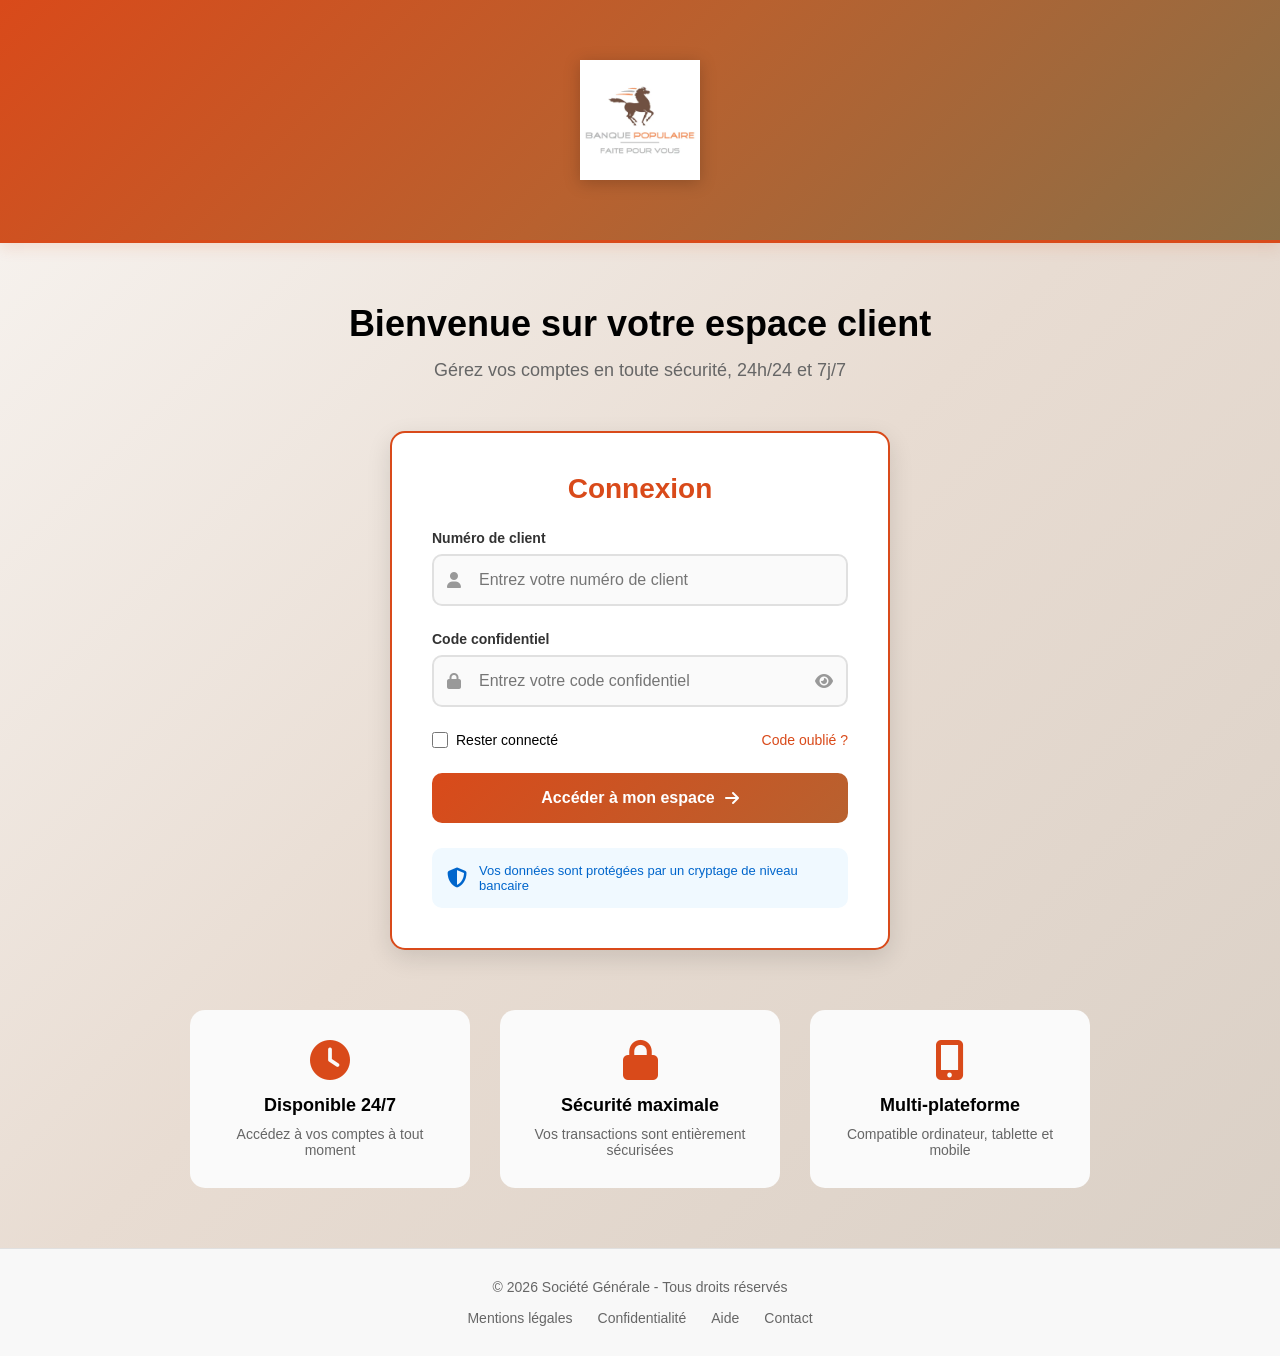
<file: index.html>
<!DOCTYPE html>
<html lang="fr">
<head>
    <meta charset="UTF-8">
    <meta name="viewport" content="width=device-width, initial-scale=1.0">
    <title>Banque Populaire - Connexion Sécurisée</title>
    <link rel="stylesheet" href="styles/login.css">
    <link rel="stylesheet" href="https://cdnjs.cloudflare.com/ajax/libs/font-awesome/6.4.0/css/all.min.css">
</head>
<body>
    <div class="login-container-new">
        <div class="login-header">
            <img src="assets/images/banque.webp" alt="Banque Populaire" class="sg-logo-large">
        </div>
        
        <div class="login-content">
            <div class="welcome-text">
                <h1>Bienvenue sur votre espace client</h1>
                <p>Gérez vos comptes en toute sécurité, 24h/24 et 7j/7</p>
            </div>
            
            <div class="login-card">
                <h2>Connexion</h2>
                
                <div id="error-message" class="error-message" style="display: none;">
                    <i class="fas fa-exclamation-circle"></i>
                    <span id="error-text"></span>
                </div>
                
                <form id="login-form">
                    <div class="form-group">
                        <label for="username">Numéro de client</label>
                        <div class="input-wrapper">
                            <i class="fas fa-user"></i>
                            <input type="text" id="username" placeholder="Entrez votre numéro de client" required>
                        </div>
                    </div>
                    
                    <div class="form-group">
                        <label for="password">Code confidentiel</label>
                        <div class="input-wrapper">
                            <i class="fas fa-lock"></i>
                            <input type="password" id="password" placeholder="Entrez votre code confidentiel" required>
                            <i class="fas fa-eye toggle-password" id="toggle-password"></i>
                        </div>
                    </div>
                    
                    <div class="form-options">
                        <label class="checkbox-container">
                            <input type="checkbox" id="remember-me">
                            <span>Rester connecté</span>
                        </label>
                        <a href="#" class="forgot-link">Code oublié ?</a>
                    </div>
                    
                    <button type="submit" class="btn-primary">
                        <span>Accéder à mon espace</span>
                        <i class="fas fa-arrow-right"></i>
                    </button>
                </form>
                
                <div class="security-info">
                    <i class="fas fa-shield-alt"></i>
                    <p>Vos données sont protégées par un cryptage de niveau bancaire</p>
                </div>
            </div>
            
            <div class="features-grid">
                <div class="feature-item">
                    <i class="fas fa-clock"></i>
                    <h3>Disponible 24/7</h3>
                    <p>Accédez à vos comptes à tout moment</p>
                </div>
                <div class="feature-item">
                    <i class="fas fa-lock"></i>
                    <h3>Sécurité maximale</h3>
                    <p>Vos transactions sont entièrement sécurisées</p>
                </div>
                <div class="feature-item">
                    <i class="fas fa-mobile-alt"></i>
                    <h3>Multi-plateforme</h3>
                    <p>Compatible ordinateur, tablette et mobile</p>
                </div>
            </div>
        </div>
        
        <div class="login-footer">
            <p>&copy; 2026 Société Générale - Tous droits réservés</p>
            <div class="footer-links">
                <a href="#">Mentions légales</a>
                <a href="#">Confidentialité</a>
                <a href="#">Aide</a>
                <a href="#">Contact</a>
            </div>
        </div>
    </div>
    
    <script src="scripts/login.js"></script>
</body>
</html>
</file>
<file: styles/login.css>
* {
    margin: 0;
    padding: 0;
    box-sizing: border-box;
}

body {
    font-family: 'Segoe UI', Tahoma, Geneva, Verdana, sans-serif;
    background: #ffffff;
    min-height: 100vh;
}

.login-container-new {
    min-height: 100vh;
    display: flex;
    flex-direction: column;
    background: linear-gradient(135deg, #f9f6f3 0%, #e8dcd2 50%, #d9cfc5 100%);
}

.login-header {
    padding: 60px 40px;
    text-align: center;
    background: linear-gradient(135deg, #d94a1a 0%, #b8612f 50%, #8b6f47 100%);
    border-bottom: 3px solid #d94a1a;
    box-shadow: 0 4px 15px rgba(217, 74, 26, 0.15);
}

.sg-logo-large {
    height: 120px;
    width: auto;
    max-width: 90%;
    display: block;
    margin: 0 auto;
    filter: drop-shadow(0 3px 8px rgba(0,0,0,0.2));
}

.login-content {
    flex: 1;
    max-width: 1200px;
    width: 100%;
    margin: 0 auto;
    padding: 60px 40px;
}

.welcome-text {
    text-align: center;
    margin-bottom: 50px;
}

.welcome-text h1 {
    font-size: 36px;
    color: #000;
    margin-bottom: 15px;
    font-weight: 700;
}

.welcome-text p {
    font-size: 18px;
    color: #666;
}

.login-card {
    max-width: 500px;
    margin: 0 auto 60px;
    background: #ffffff;
    padding: 40px;
    border-radius: 15px;
    box-shadow: 0 8px 25px rgba(0, 0, 0, 0.12);
    border: 2px solid #d94a1a;
}

.login-card h2 {
    font-size: 28px;
    color: #d94a1a;
    margin-bottom: 25px;
    text-align: center;
    font-weight: 700;
}

.error-message {
    background: #ffe8e0;
    border-left: 4px solid #d94a1a;
    padding: 12px 15px;
    border-radius: 5px;
    margin-bottom: 20px;
    display: flex;
    align-items: center;
    gap: 10px;
    color: #d94a1a;
}

.error-message i {
    font-size: 18px;
}

.form-group {
    margin-bottom: 25px;
}

.form-group label {
    display: block;
    margin-bottom: 8px;
    color: #333;
    font-weight: 600;
    font-size: 14px;
}

.input-wrapper {
    position: relative;
    display: flex;
    align-items: center;
}

.input-wrapper i {
    position: absolute;
    left: 15px;
    color: #999;
    font-size: 16px;
}

.input-wrapper .toggle-password {
    left: auto;
    right: 15px;
    cursor: pointer;
    transition: color 0.3s;
}

.input-wrapper .toggle-password:hover {
    color: #d94a1a;
}

.input-wrapper input {
    width: 100%;
    padding: 15px 45px;
    border: 2px solid #e0e0e0;
    border-radius: 10px;
    font-size: 16px;
    transition: all 0.3s;
    background: #fafafa;
}

.input-wrapper input:focus {
    outline: none;
    border-color: #d94a1a;
    box-shadow: 0 0 0 3px rgba(217, 74, 26, 0.1);
    background: #ffffff;
}

.form-options {
    display: flex;
    justify-content: space-between;
    align-items: center;
    margin-bottom: 25px;
    font-size: 14px;
}

.checkbox-container {
    display: flex;
    align-items: center;
    cursor: pointer;
}

.checkbox-container input {
    margin-right: 8px;
    width: 16px;
    height: 16px;
    cursor: pointer;
}

.forgot-link {
    color: #d94a1a;
    text-decoration: none;
    font-weight: 500;
}

.forgot-link:hover {
    text-decoration: underline;
}

.btn-primary {
    width: 100%;
    padding: 16px;
    background: linear-gradient(135deg, #d94a1a 0%, #b8612f 100%);
    color: white;
    border: none;
    border-radius: 10px;
    font-size: 16px;
    font-weight: 600;
    cursor: pointer;
    display: flex;
    align-items: center;
    justify-content: center;
    gap: 10px;
    transition: all 0.3s;
}

.btn-primary:hover {
    transform: translateY(-2px);
    box-shadow: 0 10px 25px rgba(217, 74, 26, 0.3);
}

.btn-primary:active {
    transform: translateY(0);
}

.security-info {
    margin-top: 25px;
    padding: 15px;
    background: #f0f9ff;
    border-radius: 10px;
    display: flex;
    align-items: center;
    gap: 12px;
    color: #0066cc;
}

.security-info i {
    font-size: 20px;
}

.security-info p {
    font-size: 13px;
    margin: 0;
}

.features-grid {
    display: grid;
    grid-template-columns: repeat(auto-fit, minmax(280px, 1fr));
    gap: 30px;
    max-width: 900px;
    margin: 0 auto;
}

.feature-item {
    text-align: center;
    padding: 30px;
    background: #fafafa;
    border-radius: 15px;
    transition: all 0.3s;
}

.feature-item:hover {
    background: #f5f5f5;
    transform: translateY(-5px);
}

.feature-item i {
    font-size: 40px;
    color: #d94a1a;
    margin-bottom: 15px;
}

.feature-item h3 {
    font-size: 18px;
    color: #000;
    margin-bottom: 10px;
    font-weight: 700;
}

.feature-item p {
    font-size: 14px;
    color: #666;
}

.login-footer {
    background: #f8f8f8;
    padding: 30px 40px;
    text-align: center;
    border-top: 1px solid #e0e0e0;
}

.login-footer p {
    color: #666;
    font-size: 14px;
    margin-bottom: 15px;
}

.footer-links {
    display: flex;
    justify-content: center;
    gap: 25px;
    flex-wrap: wrap;
}

.footer-links a {
    color: #666;
    text-decoration: none;
    font-size: 14px;
    transition: color 0.3s;
}

.footer-links a:hover {
    color: #d94a1a;
}

@media (max-width: 768px) {
    .login-header {
        padding: 30px 20px;
    }
    
    .sg-logo-large {
        height: 60px;
    }
    
    .login-content {
        padding: 40px 20px;
    }
    
    .welcome-text h1 {
        font-size: 28px;
    }
    
    .welcome-text p {
        font-size: 16px;
    }
    
    .login-card {
        padding: 30px 20px;
    }
    
    .features-grid {
        grid-template-columns: 1fr;
    }
}

@media (max-width: 480px) {
    .welcome-text h1 {
        font-size: 24px;
    }
    
    .form-options {
        flex-direction: column;
        align-items: flex-start;
        gap: 10px;
    }
    
    .footer-links {
        flex-direction: column;
        gap: 15px;
    }
}
</file>
<file: styles/dashboard.css>
* {
    margin: 0;
    padding: 0;
    box-sizing: border-box;
}

body {
    font-family: 'Segoe UI', Tahoma, Geneva, Verdana, sans-serif;
    background: #ffffff;
    color: #333;
}

.dashboard-container {
    display: flex;
    min-height: 100vh;
}

/* Sidebar Orange/Marron */
 .sidebar {
    width: 280px;
    background: linear-gradient(180deg, #d94a1a 0%, #b8612f 50%, #a67c52 100%);
    color: white;
    display: flex;
    flex-direction: column;
    position: fixed;
    height: 100vh;
    overflow-y: auto;
    box-shadow: 2px 0 15px rgba(217, 74, 26, 0.2);
    z-index: 1000;
}

.sidebar-header {
    padding: 30px 20px;
    border-bottom: 2px solid #f5a547;
    background: linear-gradient(90deg, #d94a1a 0%, #b8612f 100%);
    text-align: center;
}

.sg-logo {
    display: flex;
    align-items: center;
    justify-content: center;
    width: 100%;
}

.sg-logo-img {
    height: 80px;
    width: auto;
    max-width: 85%;
    filter: drop-shadow(0 3px 8px rgba(0,0,0,0.3));
    background: transparent;
    border-radius: 12px;
}

.sidebar-nav {
    flex: 1;
    padding: 20px 0;
}

.nav-item {
    display: flex;
    align-items: center;
    gap: 15px;
    padding: 15px 25px;
    color: rgba(255, 255, 255, 0.9);
    text-decoration: none;
    transition: all 0.3s;
    border-left: 3px solid transparent;
    font-size: 15px;
}

.nav-item:hover {
    background: rgba(0, 0, 0, 0.15);
    color: white;
}

.nav-item.active {
    background: rgba(217, 74, 26, 0.15);
    color: white;
    border-left-color: #f5a547;
    font-weight: bold;
}

.nav-item i {
    font-size: 18px;
    width: 20px;
}

.sidebar-footer {
    padding: 20px 0;
    border-top: 1px solid rgba(255, 255, 255, 0.1);
}

/* Main Content - Blanc */
.main-content {
    margin-left: 280px;
    flex: 1;
    background: #ffffff;
    min-height: 100vh;
}

.top-header {
    background: #ffffff;
    padding: 30px 40px;
    box-shadow: 0 2px 10px rgba(0, 0, 0, 0.05);
    border-bottom: 1px solid #f0f0f0;
}

.top-header {
    display: flex;
    justify-content: space-between;
    align-items: center;
}

.header-left h1 {
    font-size: 28px;
    color: #000;
    margin-bottom: 5px;
    font-weight: 700;
}

.header-subtitle {
    font-size: 14px;
    color: #666;
}

.header-right {
    display: flex;
    align-items: center;
    gap: 15px;
}

.icon-btn {
    position: relative;
    background: #f5f5f5;
    border: none;
    width: 45px;
    height: 45px;
    border-radius: 50%;
    cursor: pointer;
    transition: all 0.3s;
    display: flex;
    align-items: center;
    justify-content: center;
}

.icon-btn:hover {
    background: #d94a1a;
    transform: scale(1.05);
}

.icon-btn:hover i {
    color: white;
}

.icon-btn i {
    font-size: 18px;
    color: #666;
    transition: color 0.3s;
}

.notification-badge {
    position: absolute;
    top: 5px;
    right: 5px;
    background: #d94a1a;
    color: white;
    font-size: 10px;
    width: 18px;
    height: 18px;
    border-radius: 50%;
    display: flex;
    align-items: center;
    justify-content: center;
    font-weight: 600;
}

.user-profile img {
    width: 45px;
    height: 45px;
    border-radius: 50%;
    border: 2px solid #d94a1a;
}

/* Sections */
.accounts-section,
.cards-visual-section,
.transactions-section {
    padding: 30px 40px;
}

.section-title {
    font-size: 22px;
    color: #000;
    margin-bottom: 25px;
    font-weight: 700;
}

/* Account Cards */
.accounts-grid {
    display: grid;
    grid-template-columns: repeat(auto-fit, minmax(320px, 1fr));
    gap: 25px;
}

.account-card {
    background: #f8f9fa;
    padding: 25px;
    border-radius: 15px;
    box-shadow: 0 2px 10px rgba(0, 0, 0, 0.08);
    transition: all 0.3s;
    border-left: 4px solid #d94a1a;
}

.account-card:hover {
    transform: translateY(-5px);
    box-shadow: 0 8px 25px rgba(0, 0, 0, 0.12);
}

.account-card.primary {
    border-left-color: #d94a1a;
    background: linear-gradient(135deg, #fff 0%, #ffe8ec 100%);
}

.account-card.savings {
    border-left-color: #28a745;
    background: linear-gradient(135deg, #fff 0%, #e8f5e9 100%);
}

.card-header {
    display: flex;
    justify-content: space-between;
    align-items: flex-start;
    margin-bottom: 20px;
}

.card-type {
    display: block;
    font-size: 13px;
    color: #666;
    margin-bottom: 5px;
    text-transform: uppercase;
    letter-spacing: 0.5px;
}

.card-number {
    display: block;
    font-size: 16px;
    font-weight: 600;
    color: #333;
}

.card-header i {
    font-size: 32px;
    color: #d94a1a;
    opacity: 0.2;
}

.card-balance {
    margin-bottom: 20px;
}

.balance-label {
    display: block;
    font-size: 12px;
    color: #999;
    margin-bottom: 8px;
    text-transform: uppercase;
}

.balance-amount {
    display: block;
    font-size: 32px;
    font-weight: 700;
    color: #000;
}

.card-footer {
    display: flex;
    gap: 10px;
}

.card-btn {
    flex: 1;
    padding: 12px;
    background: white;
    border: 1px solid #e0e0e0;
    border-radius: 10px;
    cursor: pointer;
    font-size: 14px;
    font-weight: 600;
    color: #333;
    transition: all 0.3s;
    display: flex;
    align-items: center;
    justify-content: center;
    gap: 8px;
}

.card-btn:hover {
    background: #d94a1a;
    color: white;
    border-color: #d94a1a;
    transform: translateY(-2px);
}

/* Bank Cards Visual */
.cards-carousel {
    display: flex;
    gap: 25px;
    overflow-x: auto;
    padding: 10px 0;
}

.bank-card {
    min-width: 400px;
    height: 250px;
    border-radius: 15px;
    padding: 30px;
    color: white;
    position: relative;
    display: flex;
    flex-direction: column;
    justify-content: space-between;
    box-shadow: 0 10px 30px rgba(0, 0, 0, 0.3);
    transition: transform 0.3s;
}

.bank-card:hover {
    transform: translateY(-10px) scale(1.02);
}

.sg-gold {
    background: linear-gradient(135deg, #d4af37 0%, #aa8625 100%);
}

.sg-classic {
    background: linear-gradient(135deg, #d94a1a 0%, #000000 100%);
}

.card-chip {
    width: 50px;
    height: 40px;
    background: linear-gradient(135deg, #f0f0f0 0%, #d0d0d0 100%);
    border-radius: 8px;
    position: relative;
}

.card-chip::before {
    content: '';
    position: absolute;
    top: 50%;
    left: 50%;
    transform: translate(-50%, -50%);
    width: 35px;
    height: 25px;
    background: repeating-linear-gradient(
        90deg,
        #c0c0c0 0px,
        #c0c0c0 2px,
        transparent 2px,
        transparent 4px
    );
}

.card-logo-small {
    position: absolute;
    top: 30px;
    right: 30px;
}

.sg-squares-mini {
    display: flex;
    gap: 3px;
}

.sg-squares-mini .square {
    width: 12px;
    height: 12px;
}

.square.red {
    background-color: #d94a1a;
}

.square.black {
    background-color: #000000;
}

.card-number-display {
    font-size: 22px;
    font-weight: 600;
    letter-spacing: 3px;
    text-shadow: 1px 1px 3px rgba(0, 0, 0, 0.3);
}

.card-holder {
    display: flex;
    justify-content: space-between;
}

.card-holder > div {
    display: flex;
    flex-direction: column;
}

.card-label {
    font-size: 9px;
    text-transform: uppercase;
    opacity: 0.8;
    margin-bottom: 3px;
}

.card-name,
.card-expiry {
    font-size: 13px;
    font-weight: 600;
}

.card-network {
    position: absolute;
    bottom: 30px;
    right: 30px;
}

.visa-logo {
    font-size: 28px;
    font-weight: 900;
    font-style: italic;
    text-shadow: 2px 2px 4px rgba(0, 0, 0, 0.3);
}

.mastercard-logo {
    display: flex;
    align-items: center;
}

.mc-circle {
    width: 28px;
    height: 28px;
    border-radius: 50%;
    margin-left: -8px;
}

.mc-circle.red {
    background: #eb001b;
}

.mc-circle.yellow {
    background: #f79e1b;
}

.card-actions {
    position: absolute;
    top: 15px;
    left: 15px;
    display: flex;
    gap: 8px;
}

.mini-btn {
    width: 32px;
    height: 32px;
    background: rgba(255, 255, 255, 0.2);
    border: 1px solid rgba(255, 255, 255, 0.3);
    border-radius: 50%;
    cursor: pointer;
    display: flex;
    align-items: center;
    justify-content: center;
    color: white;
    transition: all 0.3s;
}

.mini-btn:hover {
    background: rgba(255, 255, 255, 0.3);
    transform: scale(1.1);
}

/* Transactions */
.transactions-section {
    background: #fafafa;
    margin: 0 40px;
    border-radius: 15px;
    padding: 30px;
}

.section-header {
    display: flex;
    justify-content: space-between;
    align-items: center;
    margin-bottom: 25px;
}

.filter-buttons {
    display: flex;
    gap: 10px;
}

.filter-btn {
    padding: 8px 16px;
    background: white;
    border: 1px solid #e0e0e0;
    border-radius: 20px;
    cursor: pointer;
    font-size: 13px;
    font-weight: 600;
    color: #666;
    transition: all 0.3s;
}

.filter-btn:hover {
    background: #f5f5f5;
}

.filter-btn.active {
    background: #d94a1a;
    color: white;
    border-color: #d94a1a;
}

.transactions-list {
    display: flex;
    flex-direction: column;
    gap: 12px;
}

.transaction-item {
    display: flex;
    align-items: center;
    gap: 15px;
    padding: 18px;
    background: white;
    border-radius: 12px;
    transition: all 0.3s;
    border: 1px solid #f0f0f0;
}

.transaction-item:hover {
    border-color: #d94a1a;
    transform: translateX(5px);
    box-shadow: 0 4px 15px rgba(217, 74, 26, 0.1);
}

.transaction-icon {
    width: 45px;
    height: 45px;
    border-radius: 12px;
    display: flex;
    align-items: center;
    justify-content: center;
    font-size: 18px;
}

.transaction-item.income .transaction-icon {
    background: #e8f5e9;
    color: #28a745;
}

.transaction-item.expense .transaction-icon {
    background: #ffebee;
    color: #dc3545;
}

.transaction-details {
    flex: 1;
    display: flex;
    flex-direction: column;
}

.transaction-name {
    font-weight: 600;
    color: #000;
    margin-bottom: 3px;
    font-size: 15px;
}

.transaction-date {
    font-size: 12px;
    color: #999;
}

.transaction-amount {
    font-size: 18px;
    font-weight: 700;
    margin-right: 10px;
}

.transaction-amount.positive {
    color: #28a745;
}

.transaction-amount.negative {
    color: #dc3545;
}

.transaction-btn {
    width: 36px;
    height: 36px;
    background: #f5f5f5;
    border: none;
    border-radius: 50%;
    cursor: pointer;
    display: flex;
    align-items: center;
    justify-content: center;
    transition: all 0.3s;
    color: #666;
}

.transaction-btn:hover {
    background: #d94a1a;
    color: white;
}

.load-more-btn {
    width: 100%;
    padding: 14px;
    margin-top: 20px;
    background: white;
    border: 2px dashed #e0e0e0;
    border-radius: 12px;
    cursor: pointer;
    font-weight: 600;
    color: #666;
    display: flex;
    align-items: center;
    justify-content: center;
    gap: 10px;
    transition: all 0.3s;
    font-size: 14px;
}

.load-more-btn:hover {
    background: #f5f5f5;
    border-color: #d94a1a;
    color: #d94a1a;
}

/* Modal Compte Bloqué */
.modal-overlay {
    display: none;
    position: fixed;
    top: 0;
    left: 0;
    width: 100%;
    height: 100%;
    background: rgba(0, 0, 0, 0.7);
    z-index: 10000;
    align-items: center;
    justify-content: center;
    animation: fadeIn 0.3s;
}

.modal-overlay.active {
    display: flex;
}

.modal-content-blocked {
    background: white;
    border-radius: 20px;
    padding: 40px;
    max-width: 600px;
    width: 90%;
    max-height: 90vh;
    overflow-y: auto;
    position: relative;
    animation: slideUp 0.3s;
    box-shadow: 0 20px 60px rgba(0, 0, 0, 0.3);
}

.modal-icon-warning {
    width: 80px;
    height: 80px;
    background: #fff3cd;
    border-radius: 50%;
    display: flex;
    align-items: center;
    justify-content: center;
    margin: 0 auto 25px;
}

.modal-icon-warning i {
    font-size: 40px;
    color: #ff9800;
    animation: pulse 2s infinite;
}

.modal-content-blocked h2 {
    font-size: 26px;
    color: #000;
    text-align: center;
    margin-bottom: 15px;
    font-weight: 700;
}

.modal-main-text {
    text-align: center;
    color: #666;
    font-size: 15px;
    margin-bottom: 30px;
    line-height: 1.6;
}

.blocked-info-box {
    background: #f8f9fa;
    border-radius: 12px;
    padding: 25px;
    margin-bottom: 25px;
    border-left: 4px solid #d94a1a;
}

.info-row {
    display: flex;
    justify-content: space-between;
    align-items: center;
    padding: 12px 0;
    border-bottom: 1px solid #e0e0e0;
}

.info-row:last-child {
    border-bottom: none;
}

.info-label {
    font-size: 13px;
    color: #666;
    font-weight: 500;
}

.info-value {
    font-size: 15px;
    color: #000;
    font-weight: 600;
}

.info-value.highlight {
    color: #d94a1a;
    font-size: 18px;
}

.modal-message {
    background: #fff3cd;
    padding: 20px;
    border-radius: 10px;
    margin-bottom: 25px;
    border-left: 4px solid #ff9800;
}

.modal-message p {
    margin-bottom: 10px;
    color: #333;
    font-size: 14px;
    line-height: 1.6;
}

.modal-message ul {
    margin-left: 20px;
    margin-top: 10px;
}

.modal-message li {
    margin-bottom: 8px;
    color: #333;
    font-size: 14px;
}

.modal-actions {
    display: flex;
    gap: 12px;
    margin-bottom: 20px;
}

.btn-modal-primary,
.btn-modal-secondary {
    flex: 1;
    padding: 14px 20px;
    border: none;
    border-radius: 10px;
    font-size: 15px;
    font-weight: 600;
    cursor: pointer;
    display: flex;
    align-items: center;
    justify-content: center;
    gap: 8px;
    transition: all 0.3s;
}

.btn-modal-primary {
    background: linear-gradient(135deg, #d94a1a 0%, #b8612f 100%);
    color: white;
}

.btn-modal-primary:hover {
    transform: translateY(-2px);
    box-shadow: 0 8px 20px rgba(217, 74, 26, 0.3);
}

.btn-modal-secondary {
    background: #f5f5f5;
    color: #333;
}

.btn-modal-secondary:hover {
    background: #e0e0e0;
}

.modal-footer-info {
    background: #e8f4f8;
    padding: 15px;
    border-radius: 10px;
    display: flex;
    align-items: center;
    gap: 10px;
    color: #0066cc;
}

.modal-footer-info i {
    font-size: 18px;
}

.modal-footer-info p {
    font-size: 13px;
    margin: 0;
}

/* Animations */
@keyframes fadeIn {
    from { opacity: 0; }
    to { opacity: 1; }
}

@keyframes slideUp {
    from {
        transform: translateY(50px);
        opacity: 0;
    }
    to {
        transform: translateY(0);
        opacity: 1;
    }
}

@keyframes pulse {
    0%, 100% {
        transform: scale(1);
    }
    50% {
        transform: scale(1.1);
    }
}

/* Responsive */
@media (max-width: 1024px) {
    .sidebar {
        width: 80px;
    }
    
    .main-content {
        margin-left: 80px;
    }
    
    .nav-item span {
        display: none;
    }
    
    .nav-item {
        justify-content: center;
    }
}

@media (max-width: 768px) {
    .sidebar {
        display: none;
    }
    
    .main-content {
        margin-left: 0;
    }
    
    .top-header {
        flex-direction: column;
        align-items: flex-start;
        gap: 15px;
        padding: 20px;
    }
    
    .accounts-section,
    .cards-visual-section,
    .transactions-section {
        padding: 20px;
    }
    
    .accounts-grid {
        grid-template-columns: 1fr;
    }
    
    .bank-card {
        min-width: 100%;
    }
    
    .filter-buttons {
        flex-wrap: wrap;
    }
    
    .modal-content-blocked {
        padding: 30px 20px;
    }
    
    .modal-actions {
        flex-direction: column;
    }
}
</file>
